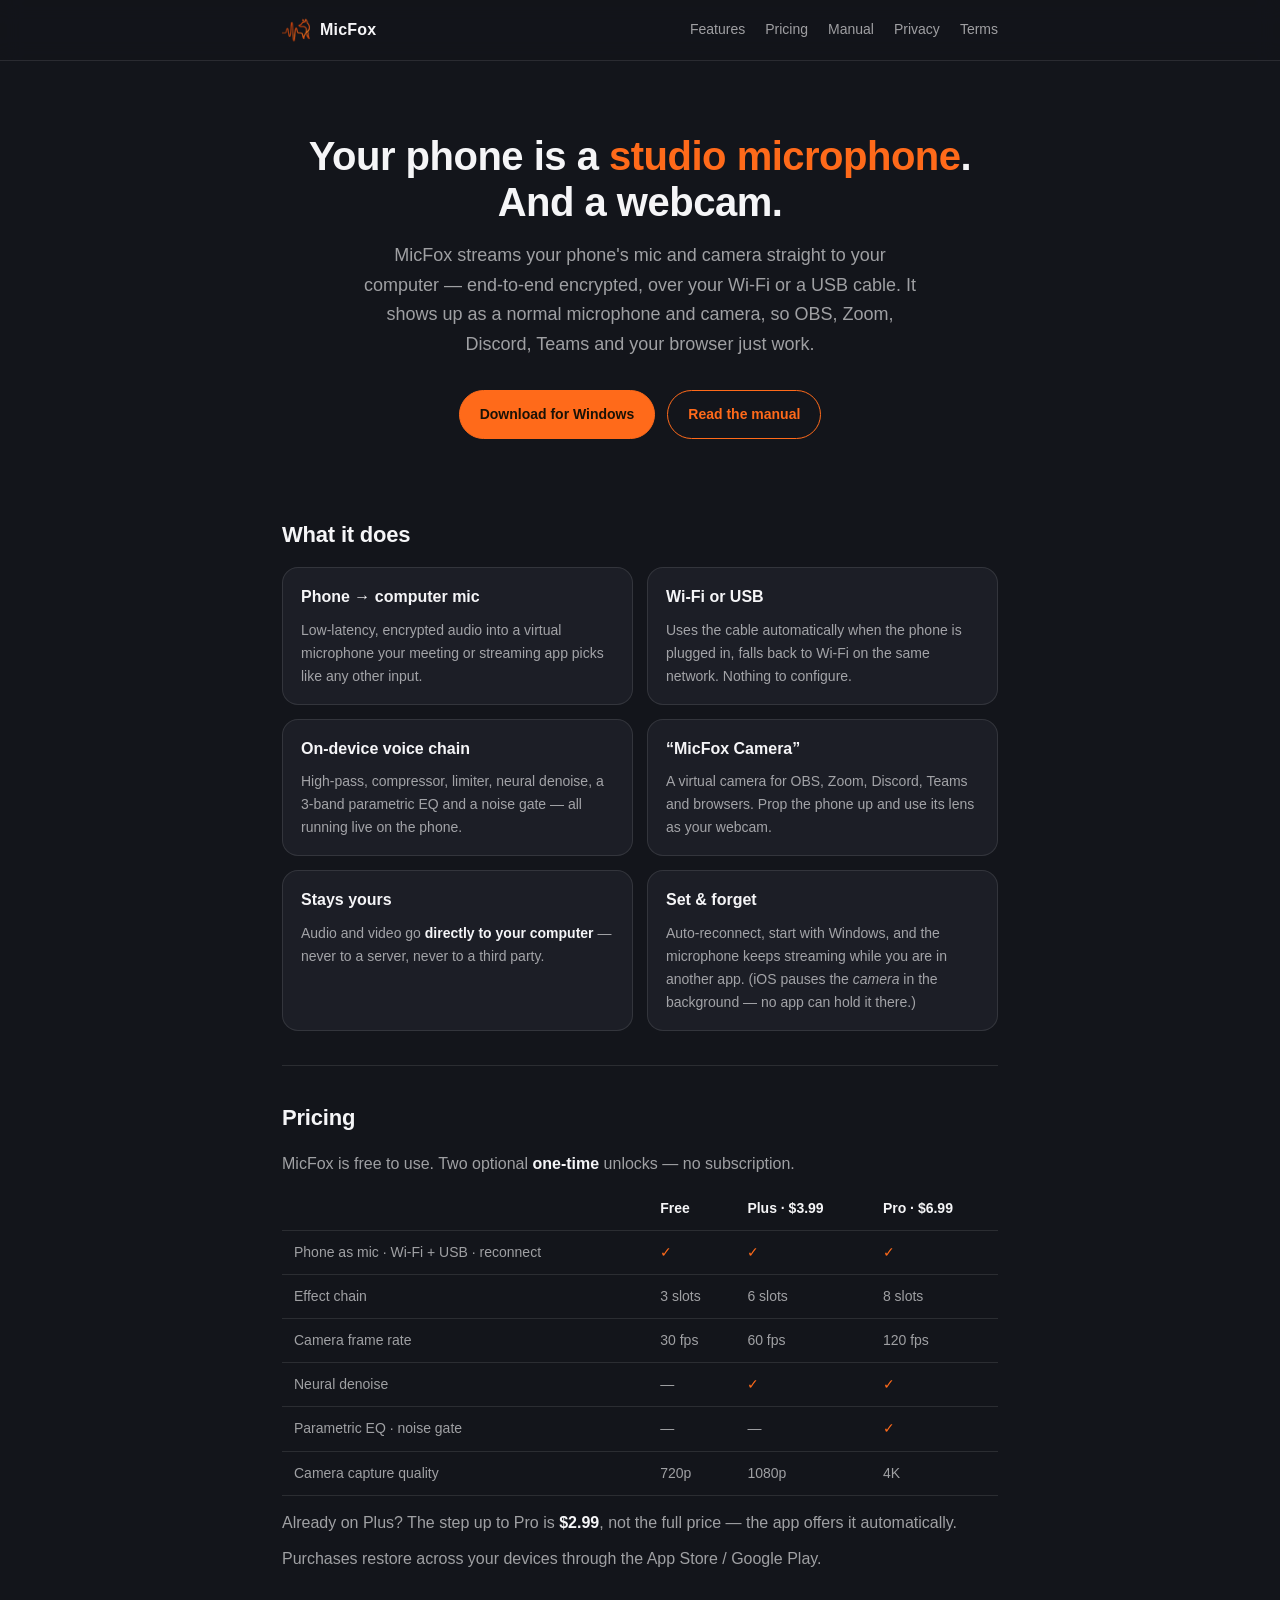
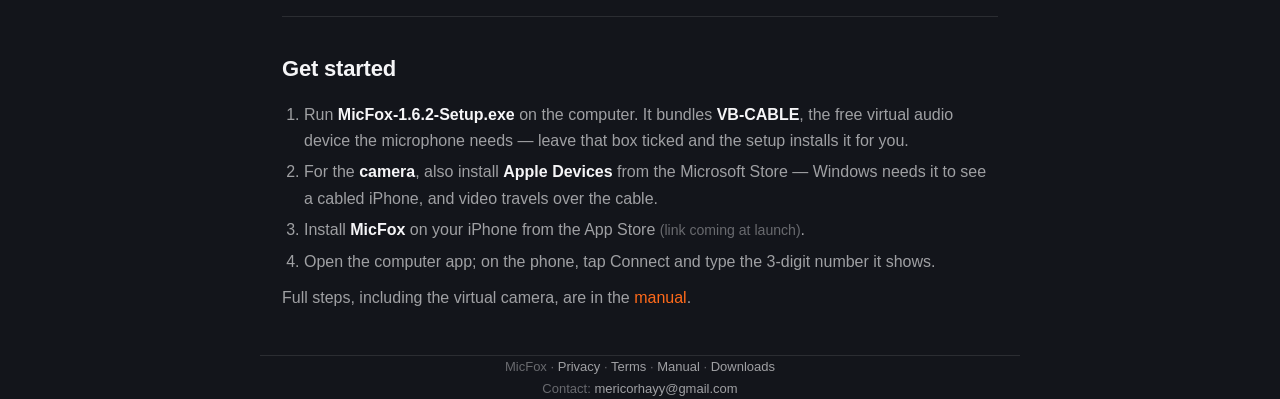
<file: index.html>
<!doctype html>
<html lang="en">
<head>
<meta charset="utf-8">
<meta name="viewport" content="width=device-width, initial-scale=1">
<title>MicFox — your phone as a studio mic &amp; webcam</title>
<meta name="description" content="MicFox streams your phone's microphone and camera to your computer, end-to-end encrypted, over Wi-Fi or a USB cable.">
<link rel="icon" href="micfox-mark.png" type="image/png">
<link rel="stylesheet" href="style.css">
</head>
<body>

<header>
  <div class="wrap">
    <a class="brand" href="./"><img class="mark" src="micfox-mark.png" alt="" width="26" height="26"> MicFox</a>
    <nav>
      <a href="#features">Features</a>
      <a href="#pricing">Pricing</a>
      <a href="manual.html">Manual</a>
      <a href="privacy.html">Privacy</a>
      <a href="terms.html">Terms</a>
    </nav>
  </div>
</header>

<main class="wrap">

  <div class="hero">
    <h1>Your phone is a <span class="accent">studio microphone</span>.<br>And a webcam.</h1>
    <p class="lead">MicFox streams your phone's mic and camera straight to your
      computer — end‑to‑end encrypted, over your Wi‑Fi or a USB cable. It shows
      up as a normal microphone and camera, so OBS, Zoom, Discord, Teams and your
      browser just work.</p>
    <div class="cta-row">
      <a class="btn primary" href="download/MicFox-1.6.2-Setup.exe">Download for Windows</a>
      <a class="btn" href="manual.html">Read the manual</a>
    </div>
  </div>

  <section id="features">
    <h2>What it does</h2>
    <div class="cards">
      <div class="card">
        <h3>Phone → computer mic</h3>
        <p>Low‑latency, encrypted audio into a virtual microphone your meeting or
          streaming app picks like any other input.</p>
      </div>
      <div class="card">
        <h3>Wi‑Fi or USB</h3>
        <p>Uses the cable automatically when the phone is plugged in, falls back
          to Wi‑Fi on the same network. Nothing to configure.</p>
      </div>
      <div class="card">
        <h3>On‑device voice chain</h3>
        <p>High‑pass, compressor, limiter, neural denoise, a 3‑band parametric
          EQ and a noise gate — all running live on the phone.</p>
      </div>
      <div class="card">
        <h3>“MicFox Camera”</h3>
        <p>A virtual camera for OBS, Zoom, Discord, Teams and browsers. Prop the
          phone up and use its lens as your webcam.</p>
      </div>
      <div class="card">
        <h3>Stays yours</h3>
        <p>Audio and video go <strong>directly to your computer</strong> — never
          to a server, never to a third party.</p>
      </div>
      <div class="card">
        <h3>Set&nbsp;&amp;&nbsp;forget</h3>
        <p>Auto‑reconnect, start with Windows, and the microphone keeps
          streaming while you are in another app. (iOS pauses the
          <em>camera</em> in the background — no app can hold it there.)</p>
      </div>
    </div>
  </section>

  <section id="pricing">
    <h2>Pricing</h2>
    <p>MicFox is free to use. Two optional <strong>one‑time</strong> unlocks —
      no subscription.</p>
    <table>
      <thead>
        <tr><th>&nbsp;</th><th>Free</th><th>Plus · $3.99</th><th>Pro · $6.99</th></tr>
      </thead>
      <tbody>
        <tr><td>Phone as mic · Wi‑Fi + USB · reconnect</td><td class="tick">✓</td><td class="tick">✓</td><td class="tick">✓</td></tr>
        <tr><td>Effect chain</td><td>3 slots</td><td>6 slots</td><td>8 slots</td></tr>
        <tr><td>Camera frame rate</td><td>30 fps</td><td>60 fps</td><td>120 fps</td></tr>
        <tr><td>Neural denoise</td><td>—</td><td class="tick">✓</td><td class="tick">✓</td></tr>
        <tr><td>Parametric EQ · noise gate</td><td>—</td><td>—</td><td class="tick">✓</td></tr>
        <tr><td>Camera capture quality</td><td>720p</td><td>1080p</td><td>4K</td></tr>
      </tbody>
    </table>
    <p style="margin-top:14px">Already on Plus? The step up to Pro is
      <strong>$2.99</strong>, not the full price &mdash; the app offers it
      automatically.</p>
    <p>Purchases restore across your devices through the
      App&nbsp;Store / Google&nbsp;Play.</p>
  </section>

  <section id="get">
    <h2>Get started</h2>
    <ol>
      <li>Run
        <a href="download/MicFox-1.6.2-Setup.exe"><strong>MicFox‑1.6.2‑Setup.exe</strong></a>
        on the computer. It bundles <strong>VB‑CABLE</strong>, the free virtual
        audio device the microphone needs — leave that box ticked and the setup
        installs it for you.</li>
      <li>For the <strong>camera</strong>, also install
        <a href="https://apps.microsoft.com/detail/9np83lwlpz9k"><strong>Apple&nbsp;Devices</strong></a>
        from the Microsoft&nbsp;Store — Windows needs it to see a cabled iPhone,
        and video travels over the cable.</li>
      <!-- TODO: put the App Store URL in the href below and delete the note. -->
      <li>Install <strong>MicFox</strong> on your iPhone from the App&nbsp;Store
        <span class="soon">(link coming at launch)</span>.</li>
      <li>Open the computer app; on the phone, tap Connect and type the 3-digit number it shows.</li>
    </ol>
    <p>Full steps, including the virtual camera, are in the
      <a href="manual.html">manual</a>.</p>
  </section>

</main>

<footer class="wrap">
  MicFox · <a href="privacy.html">Privacy</a> · <a href="terms.html">Terms</a> · <a href="manual.html">Manual</a> ·
  <a href="download/MicFox-1.6.2-Setup.exe">Downloads</a><br>
  Contact: <a href="mailto:mericorhayy@gmail.com">mericorhayy@gmail.com</a>
</footer>

</body>
</html>
</file>
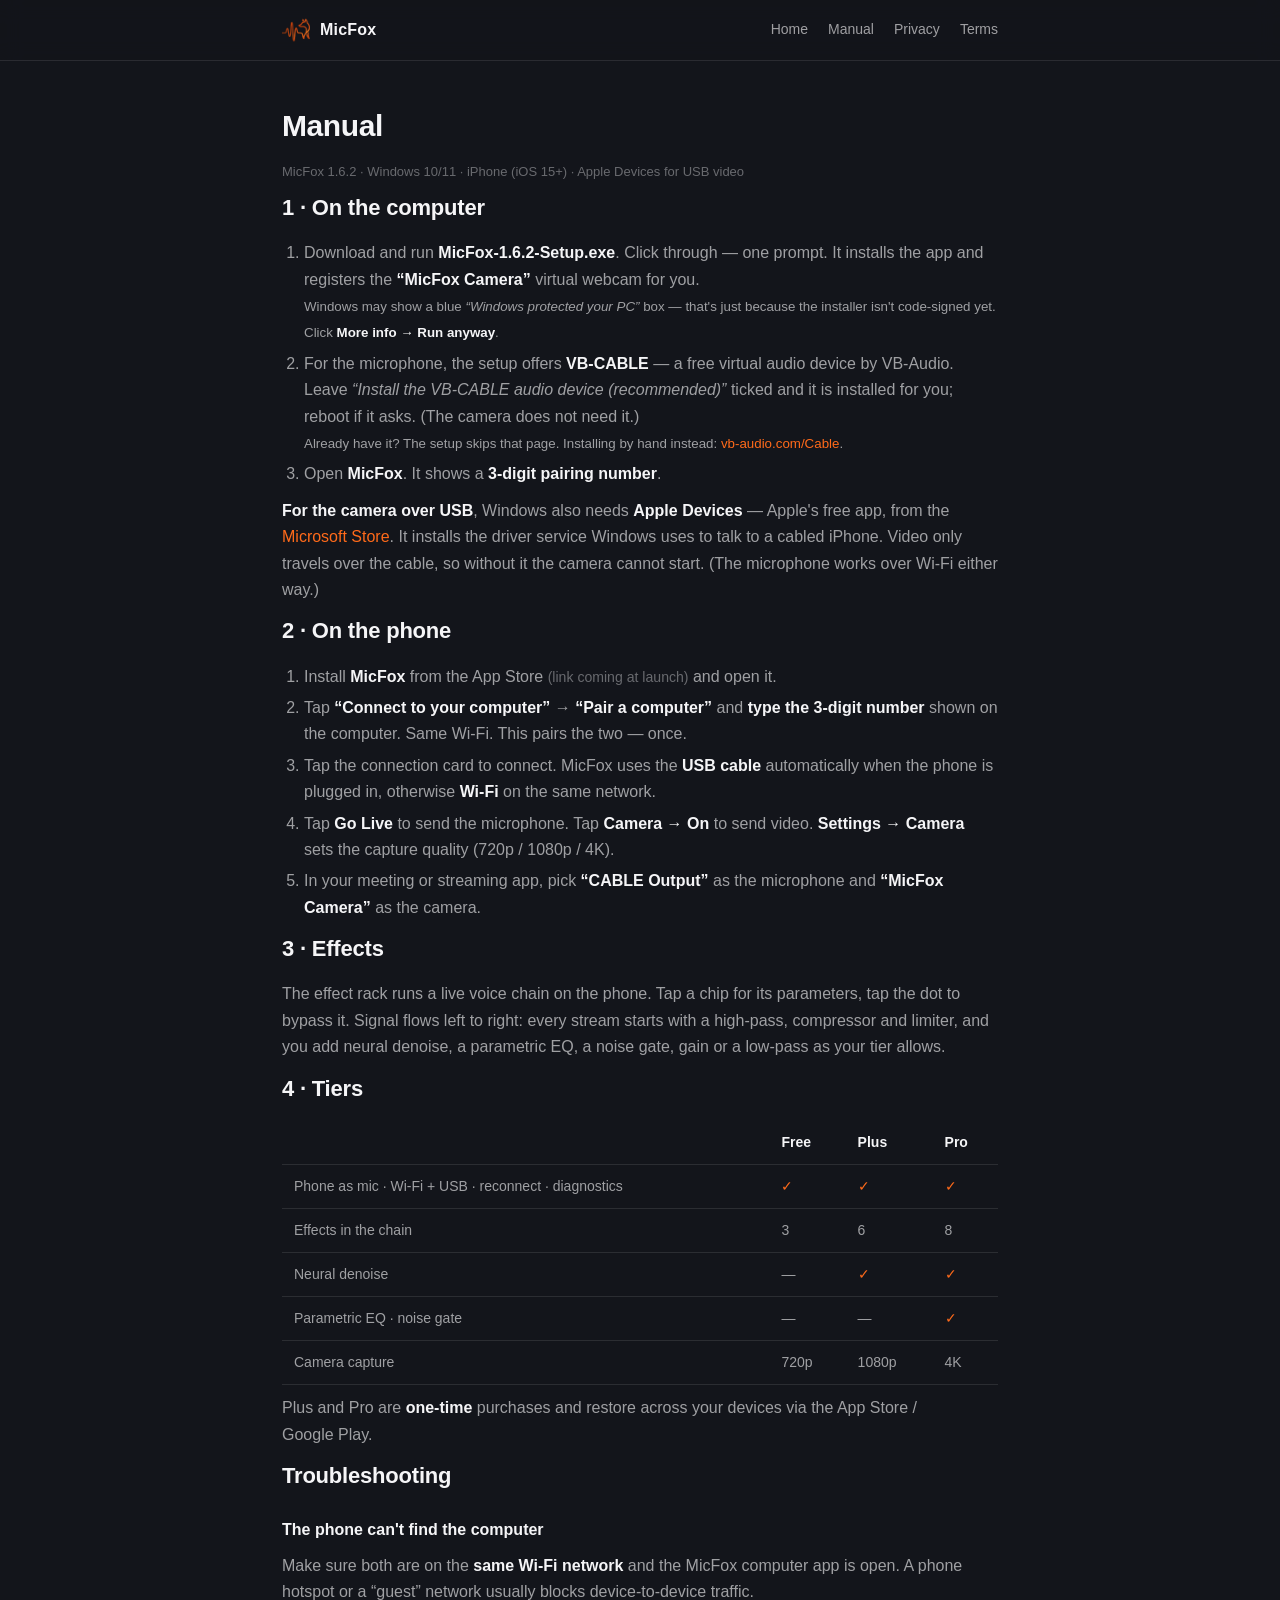
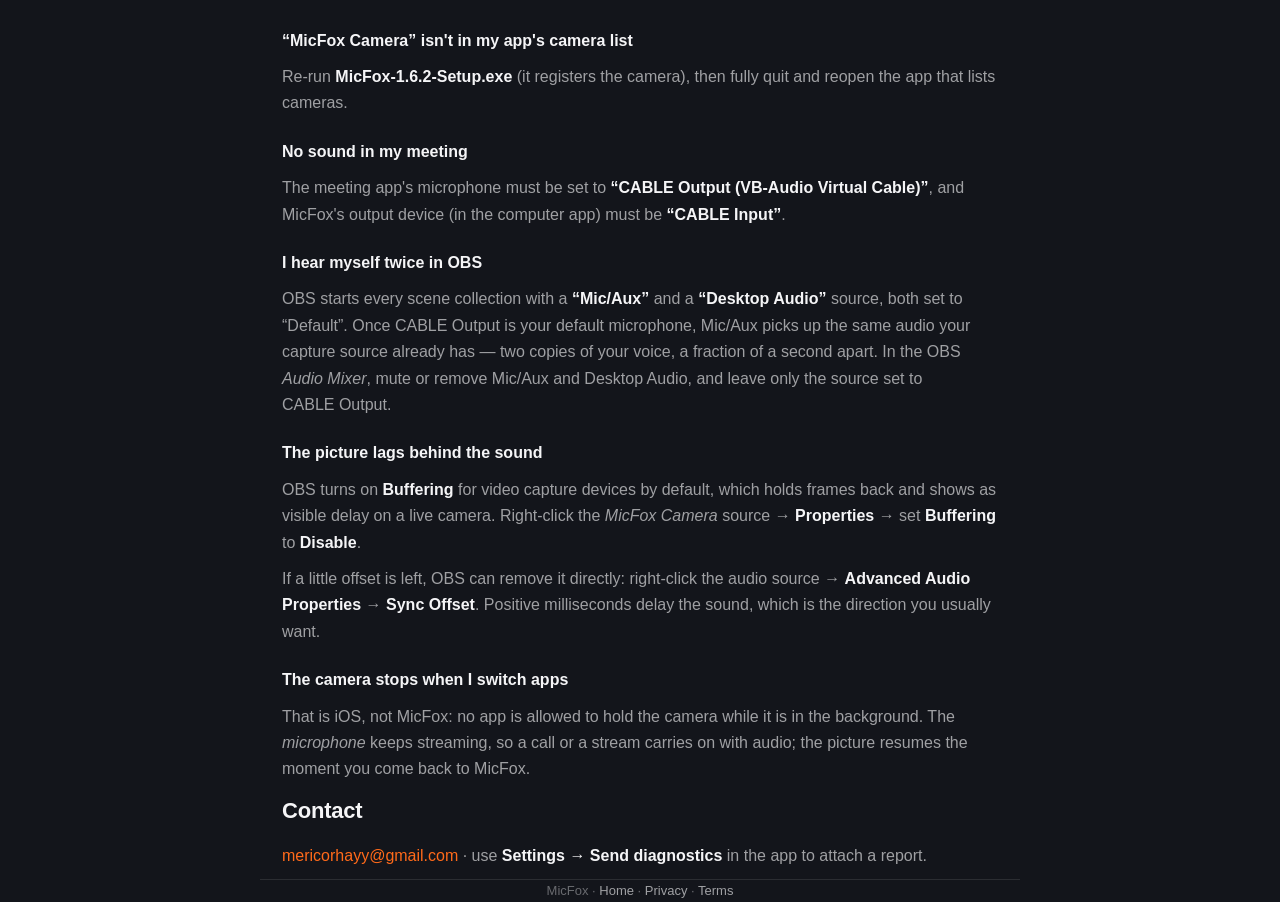
<file: manual.html>
<!doctype html>
<html lang="en">
<head>
<meta charset="utf-8">
<meta name="viewport" content="width=device-width, initial-scale=1">
<title>MicFox — Manual</title>
<meta name="description" content="How to set up and use MicFox.">
<link rel="icon" href="micfox-mark.png" type="image/png">
<link rel="stylesheet" href="style.css">
</head>
<body>

<header>
  <div class="wrap">
    <a class="brand" href="./"><img class="mark" src="micfox-mark.png" alt="" width="26" height="26"> MicFox</a>
    <nav>
      <a href="./">Home</a>
      <a href="manual.html">Manual</a>
      <a href="privacy.html">Privacy</a>
      <a href="terms.html">Terms</a>
    </nav>
  </div>
</header>

<main class="wrap doc">
  <h1>Manual</h1>
  <p class="updated">MicFox 1.6.2 &middot; Windows 10/11 &middot; iPhone (iOS&nbsp;15+) &middot; Apple&nbsp;Devices for USB video</p>

  <h2>1 · On the computer</h2>
  <ol>
    <li>Download and run
      <a href="download/MicFox-1.6.2-Setup.exe"><strong>MicFox‑1.6.2‑Setup.exe</strong></a>.
      Click through — one prompt. It installs the app and registers the
      <strong>“MicFox Camera”</strong> virtual webcam for you.
      <br><small>Windows may show a blue <em>“Windows protected your PC”</em>
      box — that's just because the installer isn't code‑signed yet. Click
      <strong>More info → Run anyway</strong>.</small></li>
    <li>For the microphone, the setup offers <strong>VB‑CABLE</strong> — a free
      virtual audio device by VB‑Audio. Leave <em>“Install the VB-CABLE audio
      device (recommended)”</em> ticked and it is installed for you; reboot if
      it asks. (The camera does not need it.)
      <br><small>Already have it? The setup skips that page. Installing by hand
      instead: <a href="https://vb-audio.com/Cable/">vb‑audio.com/Cable</a>.</small></li>
    <li>Open <strong>MicFox</strong>. It shows a <strong>3-digit pairing
      number</strong>.</li>
  </ol>

  <p><strong>For the camera over USB</strong>, Windows also needs
    <strong>Apple Devices</strong> — Apple's free app, from the
    <a href="https://apps.microsoft.com/detail/9np83lwlpz9k">Microsoft Store</a>.
    It installs the driver service Windows uses to talk to a cabled iPhone.
    Video only travels over the cable, so without it the camera cannot start.
    (The microphone works over Wi‑Fi either way.)</p>

  <h2>2 · On the phone</h2>
  <ol>
    <!-- TODO: put the App Store URL in the href below and delete the note. -->
    <li>Install <strong>MicFox</strong> from the App&nbsp;Store
      <span class="soon">(link coming at launch)</span> and open it.</li>
    <li>Tap <strong>“Connect to your computer”</strong> →
      <strong>“Pair a computer”</strong> and <strong>type the 3-digit
      number</strong> shown on the computer. Same Wi-Fi. This pairs the two —
      once.</li>
    <li>Tap the connection card to connect. MicFox uses the <strong>USB
      cable</strong> automatically when the phone is plugged in, otherwise
      <strong>Wi‑Fi</strong> on the same network.</li>
    <li>Tap <strong>Go Live</strong> to send the microphone. Tap
      <strong>Camera → On</strong> to send video. <strong>Settings → Camera</strong>
      sets the capture quality (720p / 1080p / 4K).</li>
    <li>In your meeting or streaming app, pick <strong>“CABLE Output”</strong> as
      the microphone and <strong>“MicFox Camera”</strong> as the camera.</li>
  </ol>

  <h2>3 · Effects</h2>
  <p>The effect rack runs a live voice chain on the phone. Tap a chip for its
    parameters, tap the dot to bypass it. Signal flows left to right: every
    stream starts with a high‑pass, compressor and limiter, and you add neural
    denoise, a parametric EQ, a noise gate, gain or a low‑pass as your tier
    allows.</p>

  <h2>4 · Tiers</h2>
  <table>
    <thead>
      <tr><th>&nbsp;</th><th>Free</th><th>Plus</th><th>Pro</th></tr>
    </thead>
    <tbody>
      <tr><td>Phone as mic · Wi‑Fi + USB · reconnect · diagnostics</td><td class="tick">✓</td><td class="tick">✓</td><td class="tick">✓</td></tr>
      <tr><td>Effects in the chain</td><td>3</td><td>6</td><td>8</td></tr>
      <tr><td>Neural denoise</td><td>—</td><td class="tick">✓</td><td class="tick">✓</td></tr>
      <tr><td>Parametric EQ · noise gate</td><td>—</td><td>—</td><td class="tick">✓</td></tr>
      <tr><td>Camera capture</td><td>720p</td><td>1080p</td><td>4K</td></tr>
    </tbody>
  </table>
  <p>Plus and Pro are <strong>one‑time</strong> purchases and restore across your
    devices via the App&nbsp;Store / Google&nbsp;Play.</p>

  <h2>Troubleshooting</h2>
  <h3>The phone can't find the computer</h3>
  <p>Make sure both are on the <strong>same Wi‑Fi network</strong> and the MicFox
    computer app is open. A phone hotspot or a “guest” network usually blocks
    device‑to‑device traffic.</p>
  <h3>“MicFox Camera” isn't in my app's camera list</h3>
  <p>Re‑run <strong>MicFox‑1.6.2‑Setup.exe</strong> (it registers the camera), then
    fully quit and reopen the app that lists cameras.</p>
  <h3>No sound in my meeting</h3>
  <p>The meeting app's microphone must be set to <strong>“CABLE Output
    (VB‑Audio Virtual Cable)”</strong>, and MicFox's output device (in the
    computer app) must be <strong>“CABLE Input”</strong>.</p>

  <h3>I hear myself twice in OBS</h3>
  <p>OBS starts every scene collection with a <strong>“Mic/Aux”</strong> and a
    <strong>“Desktop Audio”</strong> source, both set to “Default”. Once
    CABLE&nbsp;Output is your default microphone, Mic/Aux picks up the same
    audio your capture source already has — two copies of your voice, a
    fraction of a second apart. In the OBS <em>Audio Mixer</em>, mute or remove
    Mic/Aux and Desktop Audio, and leave only the source set to CABLE&nbsp;Output.</p>

  <h3>The picture lags behind the sound</h3>
  <p>OBS turns on <strong>Buffering</strong> for video capture devices by
    default, which holds frames back and shows as visible delay on a live
    camera. Right-click the <em>MicFox Camera</em> source →
    <strong>Properties</strong> → set <strong>Buffering</strong> to
    <strong>Disable</strong>.</p>
  <p>If a little offset is left, OBS can remove it directly: right-click the
    audio source → <strong>Advanced Audio Properties</strong> →
    <strong>Sync Offset</strong>. Positive milliseconds delay the sound, which
    is the direction you usually want.</p>

  <h3>The camera stops when I switch apps</h3>
  <p>That is iOS, not MicFox: no app is allowed to hold the camera while it is
    in the background. The <em>microphone</em> keeps streaming, so a call or a
    stream carries on with audio; the picture resumes the moment you come back
    to MicFox.</p>

  <h2>Contact</h2>
  <p><a href="mailto:mericorhayy@gmail.com">mericorhayy@gmail.com</a> · use
    <strong>Settings → Send diagnostics</strong> in the app to attach a report.</p>
</main>

<footer class="wrap">
  MicFox · <a href="./">Home</a> · <a href="privacy.html">Privacy</a> · <a href="terms.html">Terms</a>
</footer>

</body>
</html>
</file>
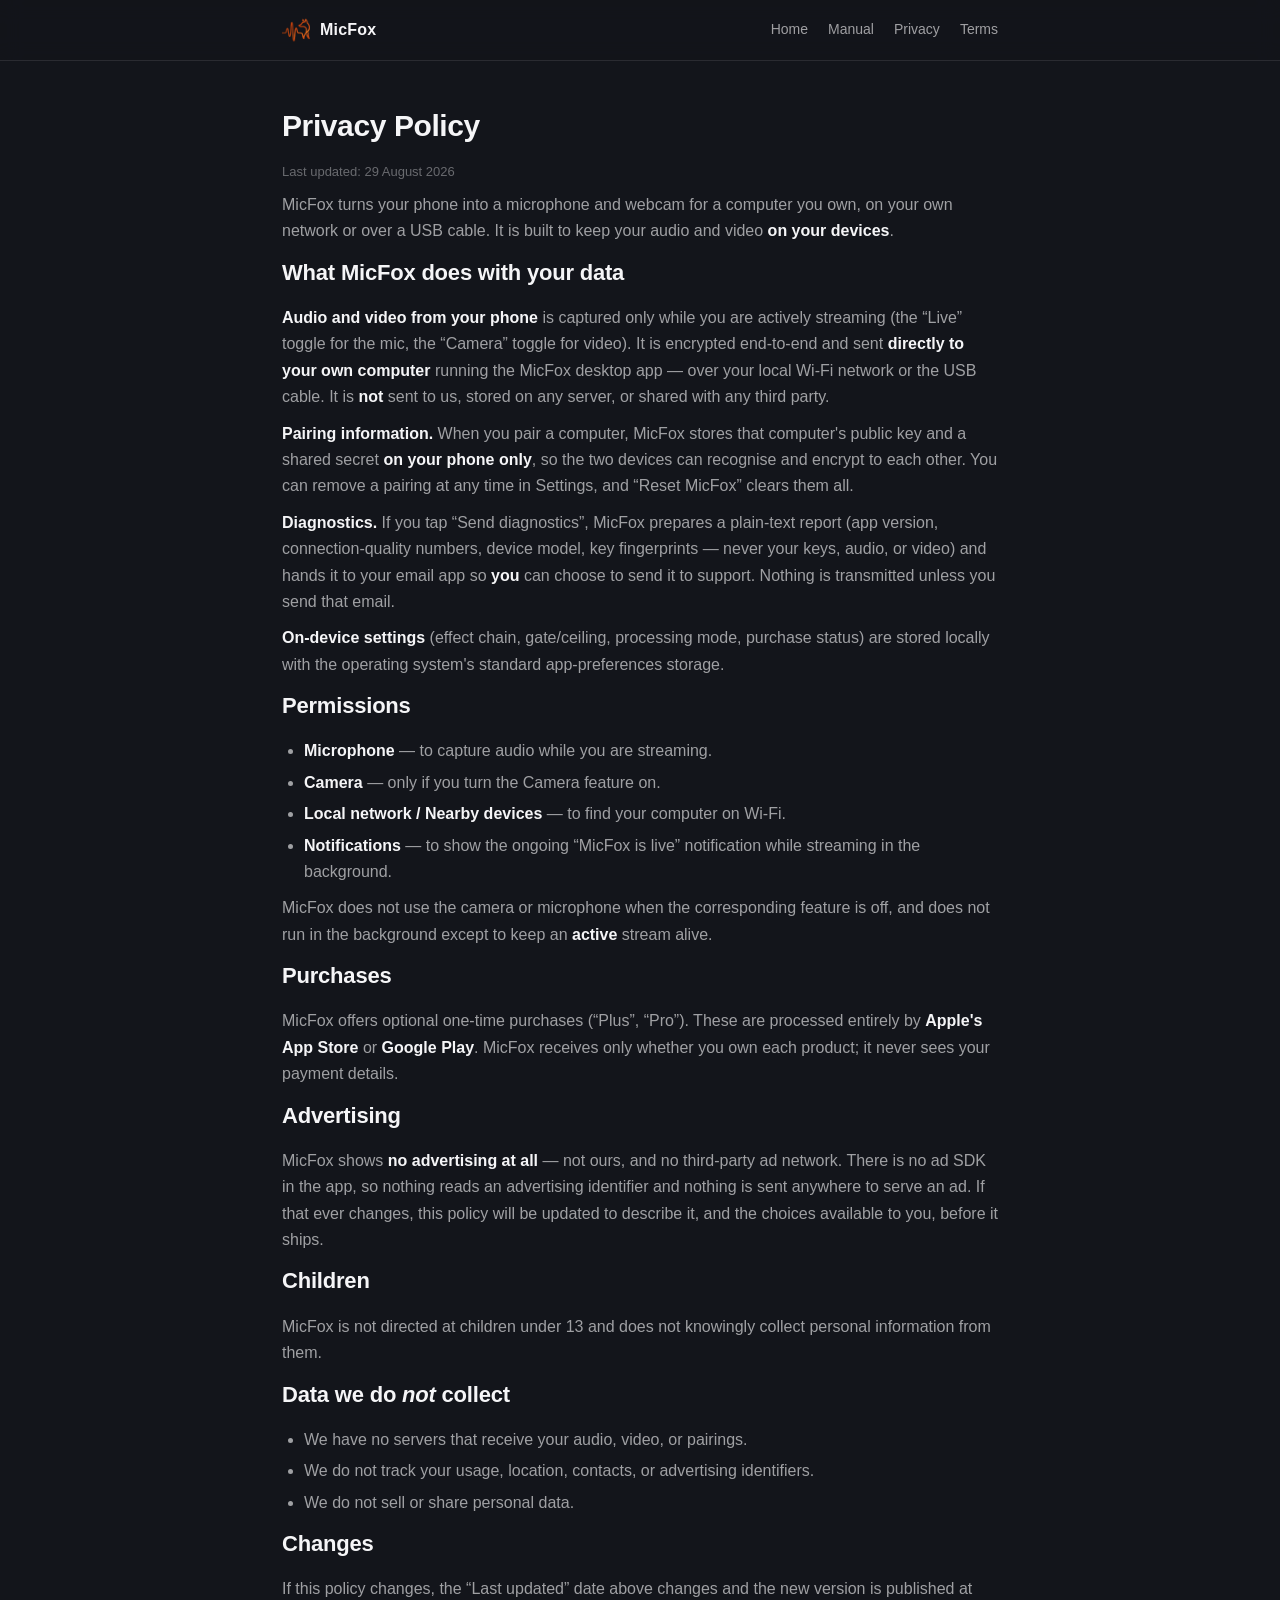
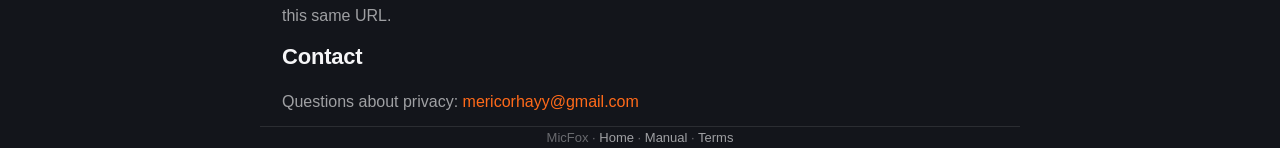
<file: privacy.html>
<!doctype html>
<html lang="en">
<head>
<meta charset="utf-8">
<meta name="viewport" content="width=device-width, initial-scale=1">
<title>MicFox — Privacy Policy</title>
<meta name="description" content="How MicFox handles your data: it doesn't leave your devices.">
<link rel="icon" href="micfox-mark.png" type="image/png">
<link rel="stylesheet" href="style.css">
</head>
<body>

<header>
  <div class="wrap">
    <a class="brand" href="./"><img class="mark" src="micfox-mark.png" alt="" width="26" height="26"> MicFox</a>
    <nav>
      <a href="./">Home</a>
      <a href="manual.html">Manual</a>
      <a href="privacy.html">Privacy</a>
      <a href="terms.html">Terms</a>
    </nav>
  </div>
</header>

<main class="wrap doc">
  <h1>Privacy Policy</h1>
  <p class="updated">Last updated: 29 August 2026</p>

  <p>MicFox turns your phone into a microphone and webcam for a computer you own,
    on your own network or over a USB cable. It is built to keep your audio and
    video <strong>on your devices</strong>.</p>

  <h2>What MicFox does with your data</h2>

  <p><strong>Audio and video from your phone</strong> is captured only while you
    are actively streaming (the “Live” toggle for the mic, the “Camera” toggle
    for video). It is encrypted end‑to‑end and sent <strong>directly to your own
    computer</strong> running the MicFox desktop app — over your local Wi‑Fi
    network or the USB cable. It is <strong>not</strong> sent to us, stored on any
    server, or shared with any third party.</p>

  <p><strong>Pairing information.</strong> When you pair a computer, MicFox stores
    that computer's public key and a shared secret <strong>on your phone
    only</strong>, so the two devices can recognise and encrypt to each other. You
    can remove a pairing at any time in Settings, and “Reset MicFox” clears them
    all.</p>

  <p><strong>Diagnostics.</strong> If you tap “Send diagnostics”, MicFox prepares
    a plain‑text report (app version, connection‑quality numbers, device model,
    key fingerprints — never your keys, audio, or video) and hands it to your
    email app so <strong>you</strong> can choose to send it to support. Nothing is
    transmitted unless you send that email.</p>

  <p><strong>On‑device settings</strong> (effect chain, gate/ceiling, processing
    mode, purchase status) are stored locally with the operating system's standard
    app‑preferences storage.</p>

  <h2>Permissions</h2>
  <ul>
    <li><strong>Microphone</strong> — to capture audio while you are streaming.</li>
    <li><strong>Camera</strong> — only if you turn the Camera feature on.</li>
    <li><strong>Local network / Nearby devices</strong> — to find your computer on Wi‑Fi.</li>
    <li><strong>Notifications</strong> — to show the ongoing “MicFox is live”
      notification while streaming in the background.</li>
  </ul>
  <p>MicFox does not use the camera or microphone when the corresponding feature
    is off, and does not run in the background except to keep an
    <strong>active</strong> stream alive.</p>

  <h2>Purchases</h2>
  <p>MicFox offers optional one‑time purchases (“Plus”, “Pro”). These are
    processed entirely by <strong>Apple's App Store</strong> or <strong>Google
    Play</strong>. MicFox receives only whether you own each product; it never
    sees your payment details.</p>

  <h2>Advertising</h2>
  <p>MicFox shows <strong>no advertising at all</strong> — not ours, and no
    third&#8209;party ad network. There is no ad SDK in the app, so nothing reads
    an advertising identifier and nothing is sent anywhere to serve an ad. If
    that ever changes, this policy will be updated to describe it, and the
    choices available to you, before it ships.</p>

  <h2>Children</h2>
  <p>MicFox is not directed at children under 13 and does not knowingly collect
    personal information from them.</p>

  <h2>Data we do <em>not</em> collect</h2>
  <ul>
    <li>We have no servers that receive your audio, video, or pairings.</li>
    <li>We do not track your usage, location, contacts, or advertising identifiers.</li>
    <li>We do not sell or share personal data.</li>
  </ul>

  <h2>Changes</h2>
  <p>If this policy changes, the “Last updated” date above changes and the new
    version is published at this same URL.</p>

  <h2>Contact</h2>
  <p>Questions about privacy: <a href="mailto:mericorhayy@gmail.com">mericorhayy@gmail.com</a></p>
</main>

<footer class="wrap">
  MicFox · <a href="./">Home</a> · <a href="manual.html">Manual</a> · <a href="terms.html">Terms</a>
</footer>

</body>
</html>
</file>
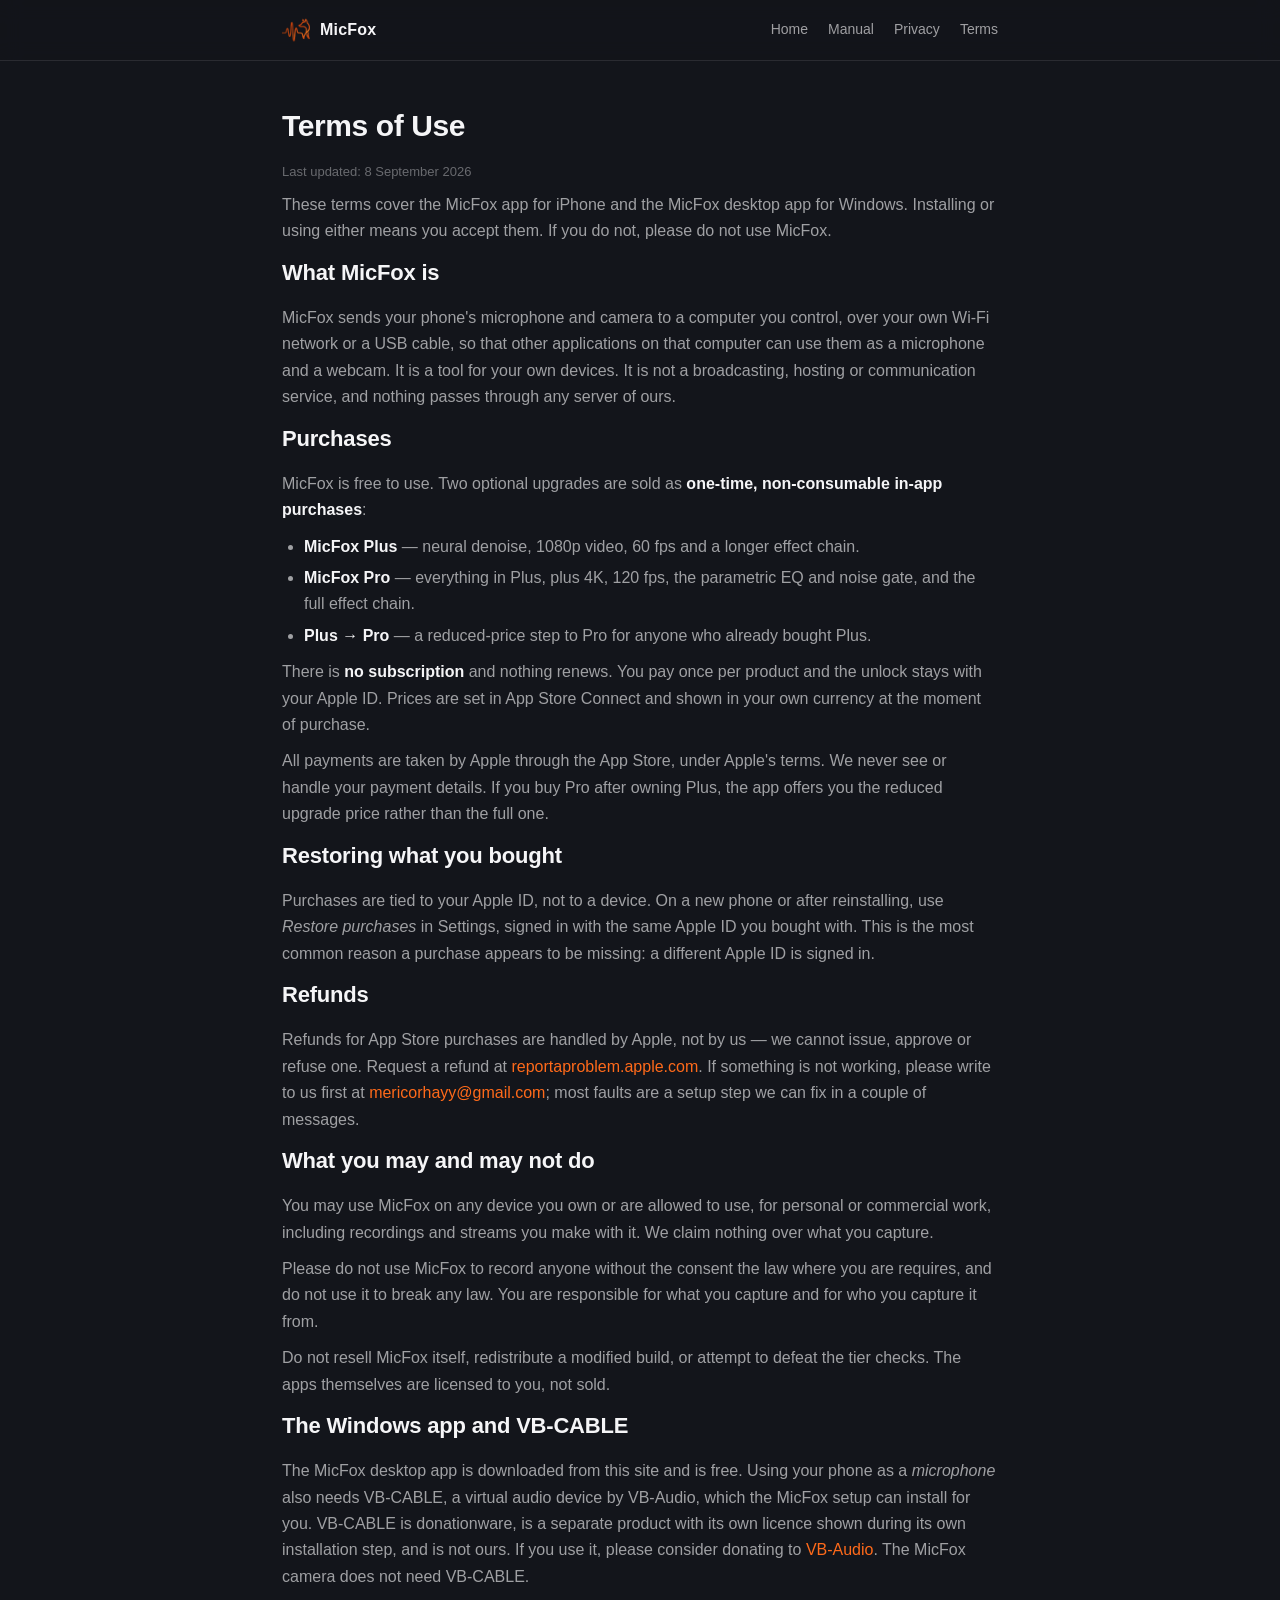
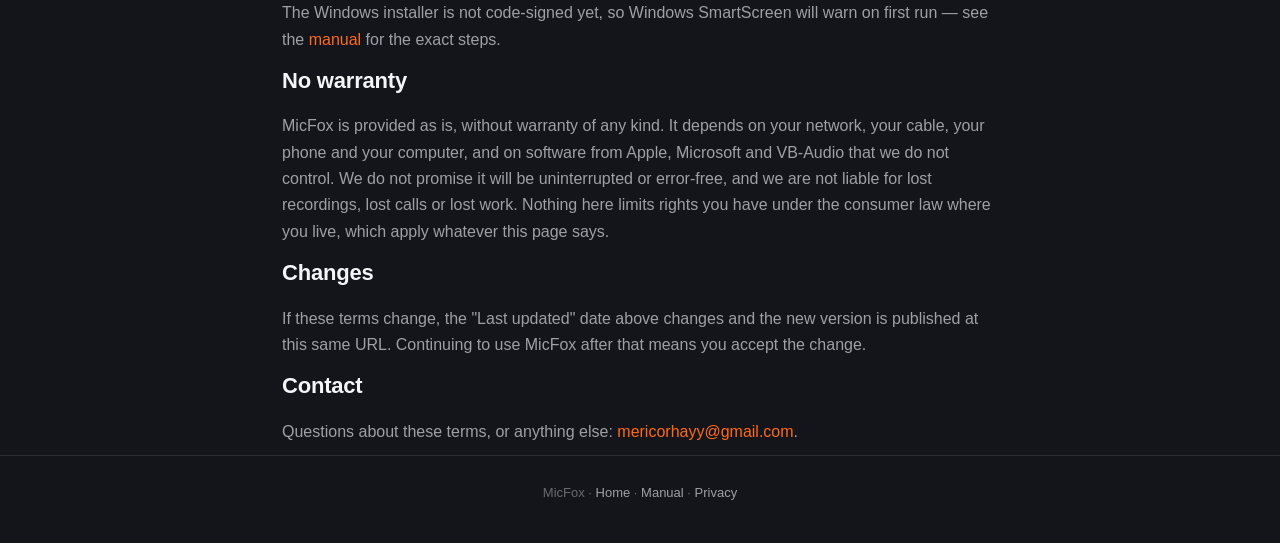
<file: terms.html>
<!doctype html>
<html lang="en">
<head>
<meta charset="utf-8">
<meta name="viewport" content="width=device-width, initial-scale=1">
<title>MicFox — Terms of Use</title>
<meta name="description" content="The terms for using MicFox and for its one-time in-app purchases.">
<link rel="icon" href="micfox-mark.png" type="image/png">
<link rel="stylesheet" href="style.css">
</head>
<body>

<header>
  <div class="wrap">
    <a class="brand" href="./"><img class="mark" src="micfox-mark.png" alt="" width="26" height="26"> MicFox</a>
    <nav>
      <a href="./">Home</a>
      <a href="manual.html">Manual</a>
      <a href="privacy.html">Privacy</a>
      <a href="terms.html">Terms</a>
    </nav>
  </div>
</header>

<main class="wrap doc">
  <h1>Terms of Use</h1>
  <p class="updated">Last updated: 8 September 2026</p>

  <p>These terms cover the MicFox app for iPhone and the MicFox desktop app for
    Windows. Installing or using either means you accept them. If you do not,
    please do not use MicFox.</p>

  <h2>What MicFox is</h2>
  <p>MicFox sends your phone's microphone and camera to a computer you control,
    over your own Wi&#8209;Fi network or a USB cable, so that other applications on
    that computer can use them as a microphone and a webcam. It is a tool for
    your own devices. It is not a broadcasting, hosting or communication
    service, and nothing passes through any server of ours.</p>

  <h2>Purchases</h2>
  <p>MicFox is free to use. Two optional upgrades are sold as <strong>one-time,
    non-consumable in-app purchases</strong>:</p>
  <ul>
    <li><strong>MicFox Plus</strong> — neural denoise, 1080p video,
      60&nbsp;fps and a longer effect chain.</li>
    <li><strong>MicFox Pro</strong> — everything in Plus, plus 4K, 120&nbsp;fps,
      the parametric EQ and noise gate, and the full effect chain.</li>
    <li><strong>Plus&nbsp;&rarr;&nbsp;Pro</strong> — a reduced-price step to Pro
      for anyone who already bought Plus.</li>
  </ul>
  <p>There is <strong>no subscription</strong> and nothing renews. You pay once
    per product and the unlock stays with your Apple&nbsp;ID. Prices are set in
    App&nbsp;Store&nbsp;Connect and shown in your own currency at the moment of
    purchase.</p>
  <p>All payments are taken by Apple through the App&nbsp;Store, under Apple's
    terms. We never see or handle your payment details. If you buy Pro after
    owning Plus, the app offers you the reduced upgrade price rather than the
    full one.</p>

  <h2>Restoring what you bought</h2>
  <p>Purchases are tied to your Apple&nbsp;ID, not to a device. On a new phone or
    after reinstalling, use <em>Restore purchases</em> in Settings, signed in
    with the same Apple&nbsp;ID you bought with. This is the most common reason a
    purchase appears to be missing: a different Apple&nbsp;ID is signed in.</p>

  <h2>Refunds</h2>
  <p>Refunds for App&nbsp;Store purchases are handled by Apple, not by us — we
    cannot issue, approve or refuse one. Request a refund at
    <a href="https://reportaproblem.apple.com">reportaproblem.apple.com</a>.
    If something is not working, please write to us first at
    <a href="mailto:mericorhayy@gmail.com">mericorhayy@gmail.com</a>; most
    faults are a setup step we can fix in a couple of messages.</p>

  <h2>What you may and may not do</h2>
  <p>You may use MicFox on any device you own or are allowed to use, for
    personal or commercial work, including recordings and streams you make with
    it. We claim nothing over what you capture.</p>
  <p>Please do not use MicFox to record anyone without the consent the law where
    you are requires, and do not use it to break any law. You are responsible
    for what you capture and for who you capture it from.</p>
  <p>Do not resell MicFox itself, redistribute a modified build, or attempt to
    defeat the tier checks. The apps themselves are licensed to you, not sold.</p>

  <h2>The Windows app and VB-CABLE</h2>
  <p>The MicFox desktop app is downloaded from this site and is free. Using your
    phone as a <em>microphone</em> also needs VB-CABLE, a virtual audio device by
    VB-Audio, which the MicFox setup can install for you. VB-CABLE is
    donationware, is a separate product with its own licence shown during its own
    installation step, and is not ours. If you use it, please consider donating
    to <a href="https://vb-audio.com/Cable/">VB-Audio</a>. The MicFox camera does
    not need VB-CABLE.</p>
  <p>The Windows installer is not code-signed yet, so Windows SmartScreen will
    warn on first run — see the <a href="manual.html">manual</a> for the exact
    steps.</p>

  <h2>No warranty</h2>
  <p>MicFox is provided as is, without warranty of any kind. It depends on your
    network, your cable, your phone and your computer, and on software from Apple,
    Microsoft and VB-Audio that we do not control. We do not promise it will be
    uninterrupted or error-free, and we are not liable for lost recordings, lost
    calls or lost work. Nothing here limits rights you have under the consumer
    law where you live, which apply whatever this page says.</p>

  <h2>Changes</h2>
  <p>If these terms change, the "Last updated" date above changes and the new
    version is published at this same URL. Continuing to use MicFox after that
    means you accept the change.</p>

  <h2>Contact</h2>
  <p>Questions about these terms, or anything else:
    <a href="mailto:mericorhayy@gmail.com">mericorhayy@gmail.com</a>.</p>
</main>

<footer>
  <div class="wrap">MicFox &middot; <a href="./">Home</a> &middot;
    <a href="manual.html">Manual</a> &middot;
    <a href="privacy.html">Privacy</a></div>
</footer>

</body>
</html>
</file>
<file: style.css>
:root {
  --bg: #13151b;
  --surface: #1c1e26;
  --surface-2: #24262f;
  --border: rgba(255, 255, 255, 0.10);
  --text: #f5f5f7;
  --text-2: rgba(245, 245, 247, 0.62);
  --text-3: rgba(245, 245, 247, 0.38);
  --accent: #ff6a1a;
  --accent-soft: rgba(255, 106, 26, 0.14);
  --radius: 16px;
}

* { box-sizing: border-box; margin: 0; padding: 0; }

html { -webkit-text-size-adjust: 100%; }

body {
  background: var(--bg);
  color: var(--text);
  font: 16px/1.65 -apple-system, BlinkMacSystemFont, "Segoe UI", Roboto, Helvetica, Arial, sans-serif;
  -webkit-font-smoothing: antialiased;
}

a { color: var(--accent); text-decoration: none; }
a:hover { text-decoration: underline; }

.wrap { max-width: 760px; margin: 0 auto; padding: 0 22px; }

/* header */
header {
  border-bottom: 1px solid var(--border);
  background: rgba(19, 21, 27, 0.85);
  backdrop-filter: blur(10px);
  position: sticky; top: 0; z-index: 10;
}
header .wrap {
  display: flex; align-items: center; gap: 14px;
  height: 60px;
}
.brand {
  display: flex; align-items: center; gap: 10px;
  font-weight: 800; letter-spacing: 0.2px; color: var(--text);
}
.brand .mark {
  /* The mark is transparent artwork with its own silhouette, so it wants air
     around it rather than a tinted tile behind it. */
  width: 28px; height: 28px;
  object-fit: contain;
  display: block;
}
header nav { margin-left: auto; display: flex; gap: 20px; font-size: 14px; }
header nav a { color: var(--text-2); }
header nav a:hover { color: var(--text); text-decoration: none; }

/* hero */
.hero { padding: 72px 0 44px; text-align: center; }
.hero h1 { font-size: 40px; line-height: 1.15; letter-spacing: -0.5px; }
.hero .accent { color: var(--accent); }
.hero p.lead { color: var(--text-2); font-size: 18px; margin: 16px auto 0; max-width: 560px; }

.cta-row { display: flex; gap: 12px; justify-content: center; flex-wrap: wrap; margin-top: 30px; }
.btn {
  display: inline-flex; align-items: center; gap: 8px;
  padding: 12px 20px; border-radius: 999px; font-weight: 700; font-size: 14px;
  border: 1px solid var(--accent); color: var(--accent);
}
.btn:hover { text-decoration: none; }
.btn.primary { background: var(--accent); color: #1a1206; border-color: var(--accent); }

/* sections */
main { padding: 8px 0 80px; }
section { padding: 34px 0; border-top: 1px solid var(--border); }
section:first-of-type { border-top: 0; }
h2 { font-size: 22px; letter-spacing: -0.2px; margin-bottom: 14px; }
h3 { font-size: 16px; margin: 22px 0 8px; }
p { color: var(--text-2); margin: 10px 0; }
ul, ol { color: var(--text-2); margin: 10px 0 10px 22px; }
li { margin: 5px 0; }
strong { color: var(--text); font-weight: 650; }

.cards { display: grid; grid-template-columns: 1fr 1fr; gap: 14px; margin-top: 8px; }
@media (max-width: 620px) { .cards { grid-template-columns: 1fr; } }
.card {
  background: var(--surface); border: 1px solid var(--border);
  border-radius: var(--radius); padding: 16px 18px;
}
.card h3 { margin-top: 0; color: var(--text); }
.card p { margin: 6px 0 0; font-size: 14px; }

/* pricing table */
table { width: 100%; border-collapse: collapse; margin-top: 10px; font-size: 14px; }
th, td { text-align: left; padding: 10px 12px; border-bottom: 1px solid var(--border); }
th { color: var(--text); font-weight: 700; }
td { color: var(--text-2); }
td.tick { color: var(--accent); }

/* callout */
.note {
  background: var(--accent-soft); border: 1px solid rgba(255,106,26,0.35);
  border-radius: 12px; padding: 12px 16px; font-size: 14px; color: var(--text-2);
}

code {
  background: var(--surface-2); border: 1px solid var(--border);
  padding: 2px 6px; border-radius: 6px; font-size: 13px;
  font-family: ui-monospace, SFMono-Regular, Menlo, Consolas, monospace;
  color: var(--text);
}
pre {
  background: var(--surface-2); border: 1px solid var(--border);
  padding: 14px 16px; border-radius: 12px; overflow-x: auto; margin: 12px 0;
}
pre code { background: none; border: 0; padding: 0; }

/* footer */
footer {
  border-top: 1px solid var(--border); padding: 26px 0 40px;
  color: var(--text-3); font-size: 13px; text-align: center;
}
footer a { color: var(--text-2); }

.doc h1 { font-size: 30px; letter-spacing: -0.4px; margin: 40px 0 6px; }
.doc .updated { color: var(--text-3); font-size: 13px; margin-bottom: 8px; }

/* "link coming at launch" — a pending App Store link, marked as pending rather
   than left as plain text that reads like a dead end. */
.soon {
  font-size: .88em;
  color: var(--text-3);
  white-space: nowrap;
}
</file>
